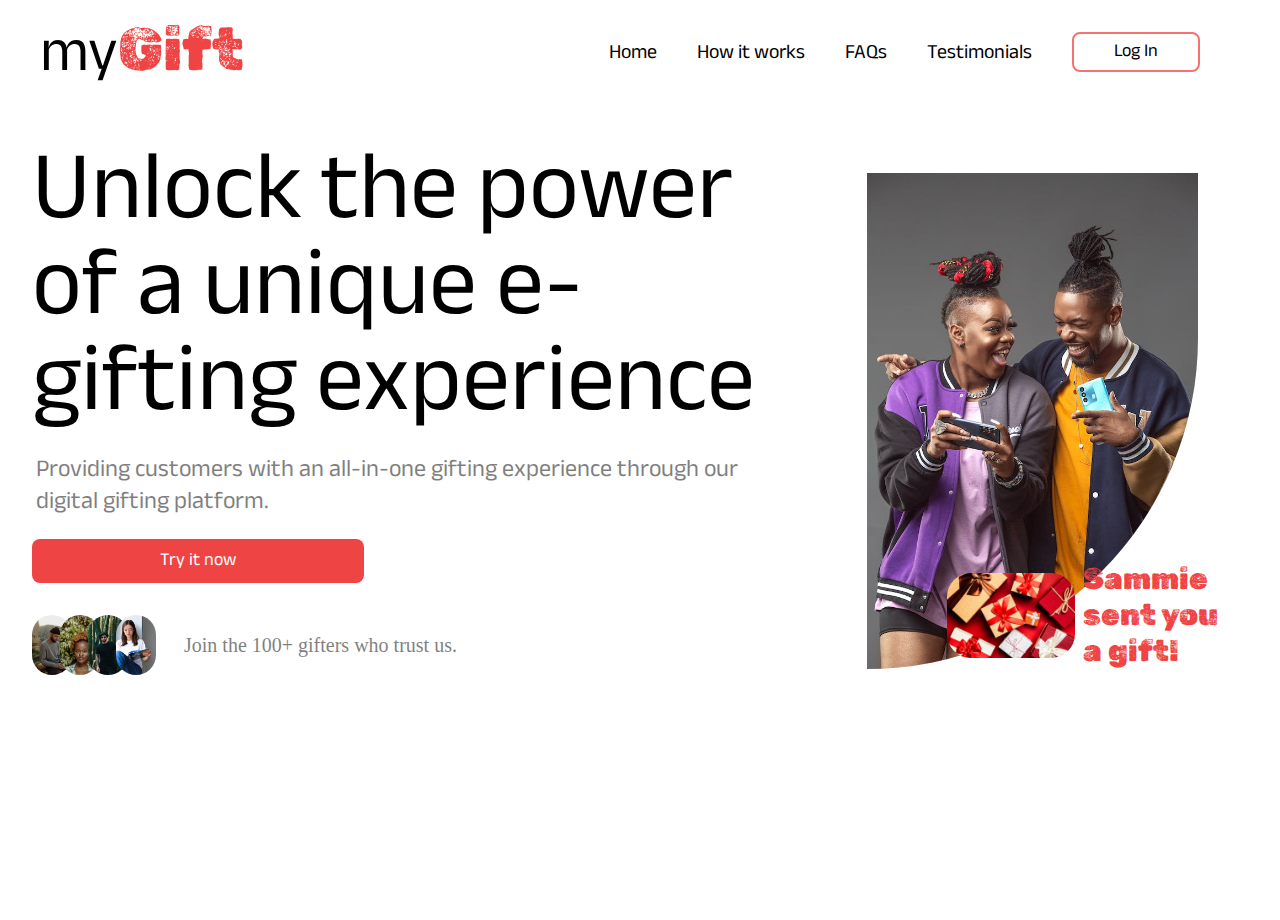
<file: index.html>
<!DOCTYPE html>
<html lang="en">
<head>
    <meta charset="UTF-8">
    <meta http-equiv="X-UA-Compatible" content="IE=edge">
    <meta name="viewport" content="width=device-width, initial-scale=1.0">
    <link rel="icon" type="image/x-icon" href="./images/gift.jpg">
    <link rel="stylesheet" href="./public/output.css">
    <title>MyGift</title>
</head>
<body class="h-screen bg-white mr-5">
    <!--navbar-->
    <div class="container mx-auto md:my-5 mb-10 md:mb-0 ">
        <nav class="md:flex md:justify-between md:items-center md:mx-10">
            <div class="logo">
                <a href="./index.html"><h1 class="font-body text-6xl text-center md:text-left my-5 md:my-0 cursor-pointer">my<span class="font-head text-red-500">Gift</span></h1></a>
            </div>
            <div class="menu">
                <ul class=" font-body md:flex">
                    <li class="mx-5 text-2xl md:text-xl my-2"><a class="hover:text-red-500" href="./index.html">Home</a></li>
                    <li class="mx-5 text-2xl md:text-xl my-2"><a class="hover:text-red-500" href="./how it works.html">How it works</a></li>
                    <li class="mx-5 text-2xl md:text-xl my-2"><a class="hover:text-red-500" href="./FAQs.html">FAQs</a></li>
                    <li class="mx-5 text-2xl md:text-xl my-2"><a class="hover:text-red-500" href="./testimonials.html">Testimonials</a></li>

                    <a href="./login.html"><button class="border-red-400 border-solid border-2 md:px-10 md:py-1 md:mx-5 w-full md:w-fit mr-6 ml-3 rounded-lg text-lg py-2 hover:bg-red-500 ease-in duration-500 ">Log In</button></a>
                </ul>
            </div>
        </nav>

    </div>
    <div class="container mx-auto md:my-10">
        <div class="main md:grid md:grid-cols-3 md:ml-8 md:mr-8 md:gap-14 items-center flex flex-col-reverse ml-5 ">
            <div class="left-col font-body text-lg ml-7 md:ml-0 col-span-2 mt-5 mb-10 ">
                <h2 class="md:text-8xl text-3xl text-center md:text-left mb-5">Unlock the power of a unique e-gifting experience</h2>
                <p class="md:text-2xl text-lg ml-1 opacity-50 mb-5">Providing customers with an all-in-one gifting  experience through our <br>digital gifting platform.</p>
                <button class="bg-red-500 text-center md:px-32 md:py-2 text-white mb-8 rounded-lg w-full md:w-fit py-3 ease-in duration-500 hover:py-4">Try it now</button>
                <div class="av flex items-center">
                <img class="md:w-10 w-7 -mr-3 rounded-full" src="./images/av4.jpeg" alt="">
                <img class="md:w-10 w-7 -mr-3 rounded-full"  src="./images/av2.jpg" alt="">
                <img class="md:w-10 w-7 -mr-3 rounded-full"  src="./images/av3.jpeg" alt="">
                <img class="md:w-10 w-7  md:mr-7 mr-3  rounded-full"  src="./images/av1.jpeg" alt="">
                <p class="md:text-xl text-sm opacity-50 font-serif">Join the 100+ gifters who trust us.</p>
                </div>
            </div>
            <div class="right-col relative mb-10 md:mb-0">
                <img class="md:w-11/12 relative ml-3 md:ml-0  rounded-br-full" src="./images/homepage.jpeg" alt="">
                <div class="text absolute bottom-0 md:left-20 left-28 flex items-center">
                    <img class="md:w-32 w-20 rounded-3xl mr-2" src="./images/gift.jpeg" alt="">
                    <p class=" text-red-500 font-head md:text-3xl ease-in duration-500 hover:shadow-2xl cursor-pointer">Sammie sent you a gift!</p>
                </div>
            </div>
            </div>
        </div>
    </div>
</body>
</html>
</file>
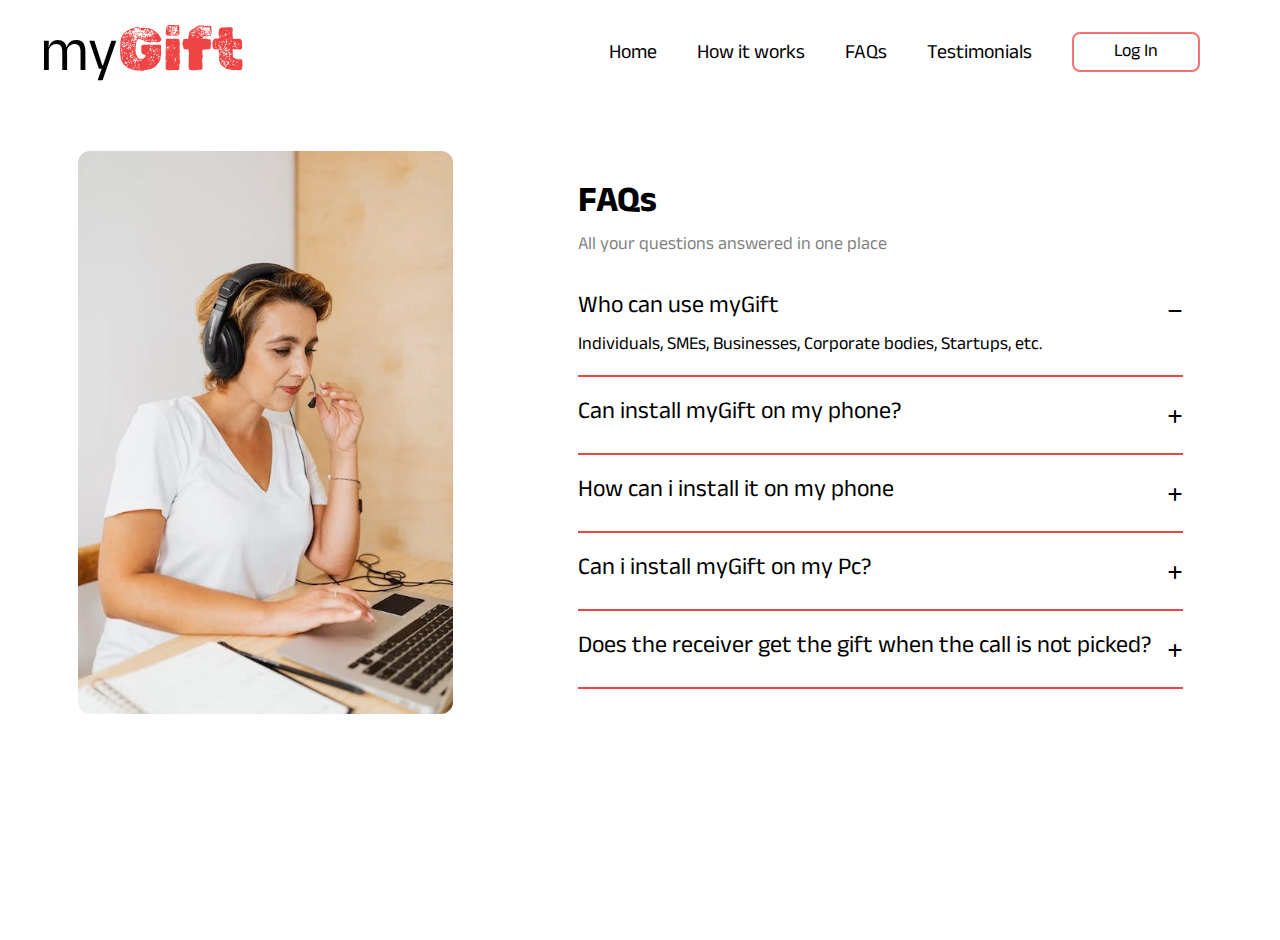
<file: FAQs.html>
<!DOCTYPE html>
<html lang="en">
<head>
    <meta charset="UTF-8">
    <meta http-equiv="X-UA-Compatible" content="IE=edge">
    <meta name="viewport" content="width=device-width, initial-scale=1.0">
    <link rel="icon" type="image/x-icon" href="./images/gift.jpg">
    <link rel="stylesheet" href="./public/output.css">
    <link rel="stylesheet" href="https://cdnjs.cloudflare.com/ajax/libs/font-awesome/6.1.1/css/all.min.css" />
    <title>MyGift</title>
</head>
<body class="h-screen bg-white mr-5 mb-5">
    <!--navbar-->
    <div class="container mx-auto md:my-5 mb-10 md:mb-0 ">
        <nav class="md:flex md:justify-between md:items-center md:mx-10">
            <div class="logo">
                <a href="./index.html"><h1 class="font-body text-6xl text-center md:text-left my-5 md:my-0 cursor-pointer">my<span class="font-head text-red-500">Gift</span></h1></a>
            </div>
            <div class="menu">
                <ul class=" font-body md:flex">
                    <li class="mx-5 text-2xl md:text-xl my-2"><a class="hover:text-red-500" href="./index.html">Home</a></li>
                    <li class="mx-5 text-2xl md:text-xl my-2"><a class="hover:text-red-500" href="./how it works.html">How it works</a></li>
                    <li class="mx-5 text-2xl md:text-xl my-2"><a class="hover:text-red-500" href="./FAQs.html">FAQs</a></li>
                    <li class="mx-5 text-2xl md:text-xl my-2"><a class="hover:text-red-500" href="./testimonials.html">Testimonials</a></li>

                    <a href="./login.html"><button class="border-red-400 border-solid border-2 md:px-10 md:py-1 md:mx-5 w-full md:w-fit mr-6 ml-3 rounded-lg text-lg py-2 hover:bg-red-500 ease-in duration-500 ">Log In</button></a>
                </ul>
            </div>
        </nav>
        
        <div class="container mx-auto">
            <main class="flex justify-center mt-16 flex-col md:flex-row mb-10 ml-5 md:ml-0">
                <div class="left">
                    <img class="md:w-3/4 rounded-xl" src="./images/faqs.webp" alt="">
                </div>
                <div class="right mt-8 leading-4">
                    <div class="t1 mb-8">
                        <h2 class="font-body text-4xl font-bold mb-2">FAQs</h2>
                    <p class="font-body text-lg opacity-50">All your questions answered in one place</p>
                    </div>
                    <div class="t2 mb-5">
                        <div class="flex items-center justify-between">
                            <h3 class="font-body text-2xl mb-2 ">Who can use myGift</h3><i class="fa fa-minus cursor-pointer" aria-hidden="true"></i>
                        </div>
                        <p class="font-body text-lg border-b-2 border-red-500 pb-4">Individuals, SMEs, Businesses, Corporate bodies, Startups, etc.</p>
                    </div>
                    <div class="t3 mb-5">
                        <div class="flex items-center justify-between">
                            <h3 class="font-body text-2xl mb-2 ">Can install myGift on my phone?</h3><i class="fa fa-plus cursor-pointer" aria-hidden="true"></i>
                        </div>
                        <div class="border-b-2 border-red-500 pb-4"></div>
                    </div>
                    <div class="t4 mb-5">
                        <div class="flex items-center justify-between">
                            <h3 class="font-body text-2xl mb-2 ">How can i install it on my phone</h3><i class="fa fa-plus cursor-pointer" aria-hidden="true"></i>
                        </div>
                        <div class="border-b-2 border-red-500 pb-4"></div>
                    </div>
                    <div class="t5 mb-5">
                        <div class="flex items-center justify-between">
                            <h3 class="font-body text-2xl mb-2 ">Can i install myGift on my Pc?</h3><i class="fa fa-plus cursor-pointer" aria-hidden="true"></i>
                        </div>
                        <div class="border-b-2 border-red-500 pb-4"></div>
                    </div>
                   <div class="t6 mb-5">
                    <div class="flex items-center justify-between">
                        <h3 class="font-body text-2xl mb-2 mr-4 ">Does the receiver get the gift when the call is not picked?</h3><i class="fa fa-plus cursor-pointer" aria-hidden="true"></i>
                    </div>
                    <div class="border-b-2 border-red-500 pb-4"></div>
                   </div>
                </div>
            </main>
        </div>
</body>
</html>
</file>
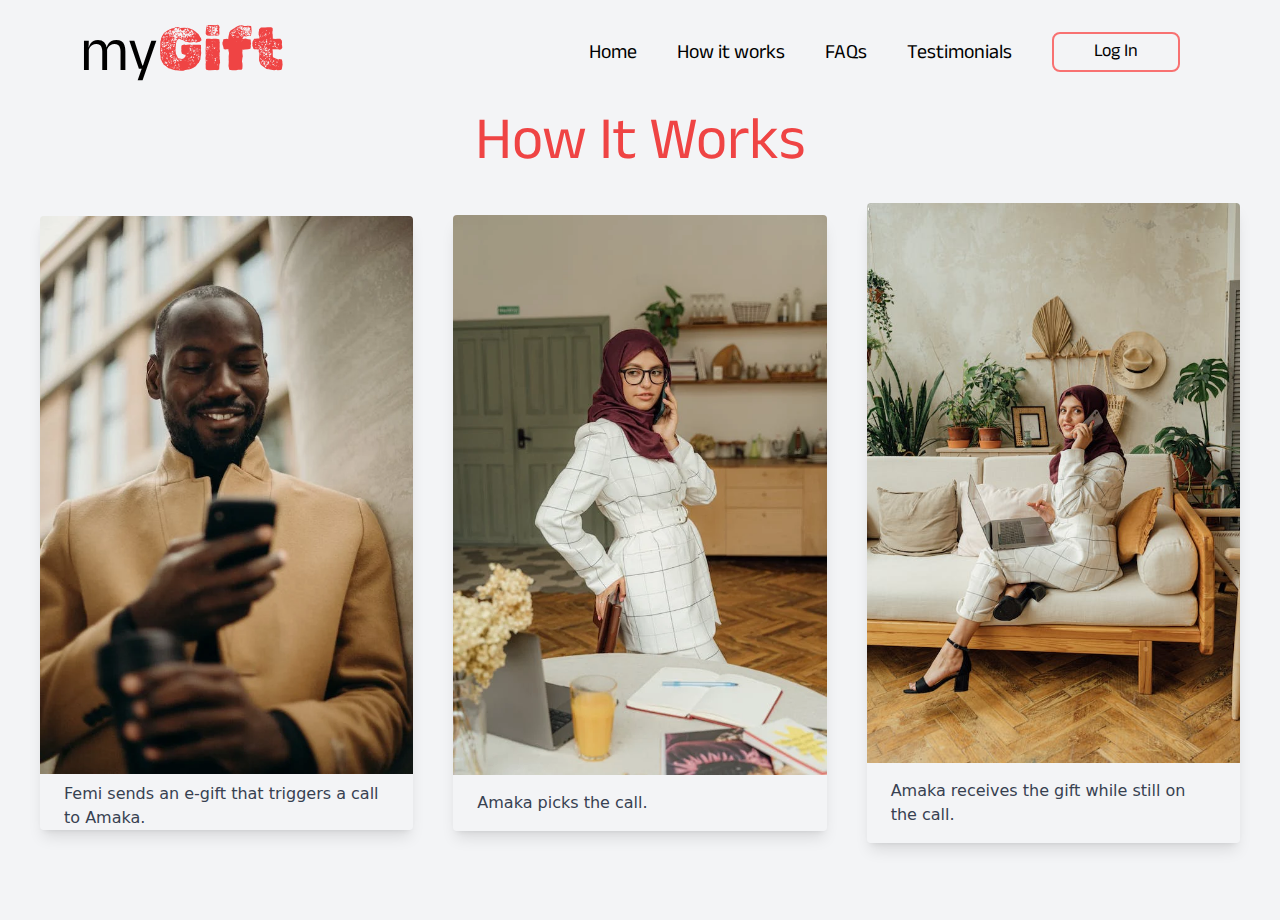
<file: how it works.html>
<!DOCTYPE html>
<html lang="en">
<head>
    <meta charset="UTF-8">
    <meta http-equiv="X-UA-Compatible" content="IE=edge">
    <meta name="viewport" content="width=device-width, initial-scale=1.0">
    <link rel="icon" type="image/x-icon" href="./images/gift.jpg">
    <link rel="stylesheet" href="./public/output.css">
    <title>MyGift</title>
</head>
<body class="h-screen bg-gray-100 mr-5 md:mx-10">
    <!--navbar-->
    <div class="container mx-auto md:my-5 mb-10 md:mb-0 ">
        <nav class="md:flex md:justify-between md:items-center md:mx-10">
            <div class="logo">
                <a href="./index.html"><h1 class="font-body text-6xl text-center md:text-left my-5 md:my-0 cursor-pointer">my<span class="font-head text-red-500">Gift</span></h1></a>
            </div>
            <div class="menu">
                <ul class=" font-body md:flex">
                    <li class="mx-5 text-2xl md:text-xl my-2"><a class="hover:text-red-500" href="./index.html">Home</a></li>
                    <li class="mx-5 text-2xl md:text-xl my-2"><a class="hover:text-red-500" href="./how it works.html">How it works</a></li>
                    <li class="mx-5 text-2xl md:text-xl my-2"><a class="hover:text-red-500" href="./FAQs.html">FAQs</a></li>
                    <li class="mx-5 text-2xl md:text-xl my-2"><a class="hover:text-red-500" href="./testimonials.html">Testimonials</a></li>

                    <a href="./login.html"><button class="border-red-400 border-solid border-2 md:px-10 md:py-1 md:mx-5 w-full md:w-fit mr-6 ml-3 rounded-lg text-lg py-2 hover:bg-red-500 ease-in duration-500 ">Log In</button></a>
                </ul>
            </div>
        </nav>

        <div class="container mx-auto">
            <div class="main">
                <h1 class="my-7 font-body text-6xl text-center text-red-500 ">How It Works</h1>
                <div class="boxes flex flex-col md:flex-row items-center justify-center gap-10 ml-8 md:ml-0">
                    <div class="max-w-sm rounded overflow-hidden shadow-lg ">
                        <img class="w-full" src="./images/femi.webp" alt="">
                        <div class="px-6 py-4 md:pt-2 md:py-0">
                          <p class="text-gray-700 text-base">Femi sends an e-gift that triggers a call to Amaka.</p>
                        </div>
                    </div>
                    <div class="max-w-sm rounded overflow-hidden shadow-lg">
                        <img class="w-full" src="./images/pick call.webp" alt="">
                        <div class="px-6 py-4">
                          <p class="text-gray-700 text-base">Amaka picks the call.</p>
                        </div>
                    </div>
                    <div class="max-w-sm rounded overflow-hidden shadow-lg mb-10 md:mb-0">
                        <img class="w-full" src="./images/receive gift.jpeg" alt="">
                        <div class="px-6 py-4">
                          <p class="text-gray-700 text-base">Amaka receives the gift while still on the call.</p>
                        </div>
                    </div>
                </div>
         </div>
        </div>
    
</body>
</html>
</file>
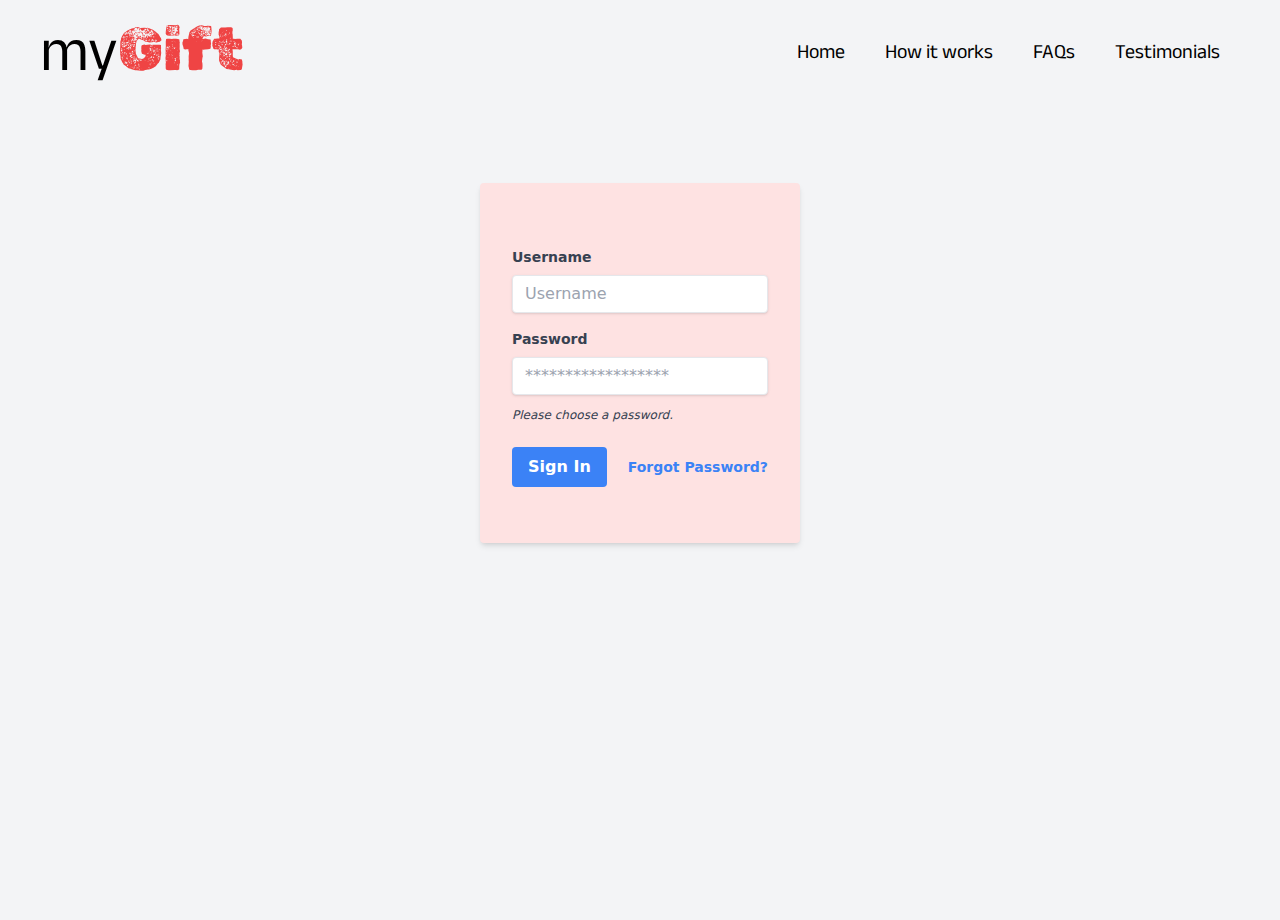
<file: login.html>
<!DOCTYPE html>
<html lang="en">
<head>
    <meta charset="UTF-8">
    <meta http-equiv="X-UA-Compatible" content="IE=edge">
    <meta name="viewport" content="width=device-width, initial-scale=1.0">
    <link rel="icon" type="image/x-icon" href="./images/gift.jpg">
    <link rel="stylesheet" href="./public/output.css">
    <title>MyGift</title>
</head>
<body class="h-screen bg-gray-100">
    <!--navbar-->
    <div class="container mx-auto md:my-5 mb-10 md:mb-0 ">
        <nav class="md:flex md:justify-between md:items-center md:mx-10">
            <div class="logo">
                <a href="./index.html"><h1 class="font-body text-6xl text-center md:text-left my-5 md:my-0 cursor-pointer">my<span class="font-head text-red-500">Gift</span></h1></a>
            </div>
            <div class="menu">
                <ul class=" font-body md:flex">
                    <li class="mx-5 text-2xl md:text-xl my-2"><a class="hover:text-red-500" href="./index.html">Home</a></li>
                    <li class="mx-5 text-2xl md:text-xl my-2"><a class="hover:text-red-500" href="./how it works.html">How it works</a></li>
                    <li class="mx-5 text-2xl md:text-xl my-2"><a class="hover:text-red-500" href="./FAQs.html">FAQs</a></li>
                    <li class="mx-5 text-2xl md:text-xl my-2"><a class="hover:text-red-500" href="./testimonials.html">Testimonials</a></li>

                </ul>
            </div>
        </nav>

    <div class="container mx-auto flex justify-center">
        <div class="w-full max-w-xs ">
            <form class="bg-red-100 shadow-md rounded px-8 pt-16 pb-14 mb-20 mt-24">
              <div class="mb-4">
                <label class="block text-gray-700 text-sm font-bold mb-2" for="username">
                  Username
                </label>
                <input class="shadow appearance-none border rounded w-full py-2 px-3 text-gray-700 leading-tight focus:outline-none focus:shadow-outline" id="username" type="text" placeholder="Username">
              </div>
              <div class="mb-6">
                <label class="block text-gray-700 text-sm font-bold mb-2" for="password">
                  Password
                </label>
                <input class="shadow appearance-none border  rounded w-full py-2 px-3 text-gray-700 mb-3 leading-tight focus:outline-none focus:shadow-outline" id="password" type="password" placeholder="******************">
                <p class="text-gray-700 text-xs italic">Please choose a password.</p>
              </div>
              <div class="flex items-center justify-between">
                <button class="bg-blue-500 hover:bg-blue-700 text-white font-bold py-2 px-4 rounded focus:outline-none focus:shadow-outline" type="button">
                  Sign In
                </button>
                <a class="inline-block align-baseline font-bold text-sm text-blue-500 hover:text-blue-800" href="#">
                  Forgot Password?
                </a>
              </div>
            </form>
    </div>
</body>
</html>
</file>
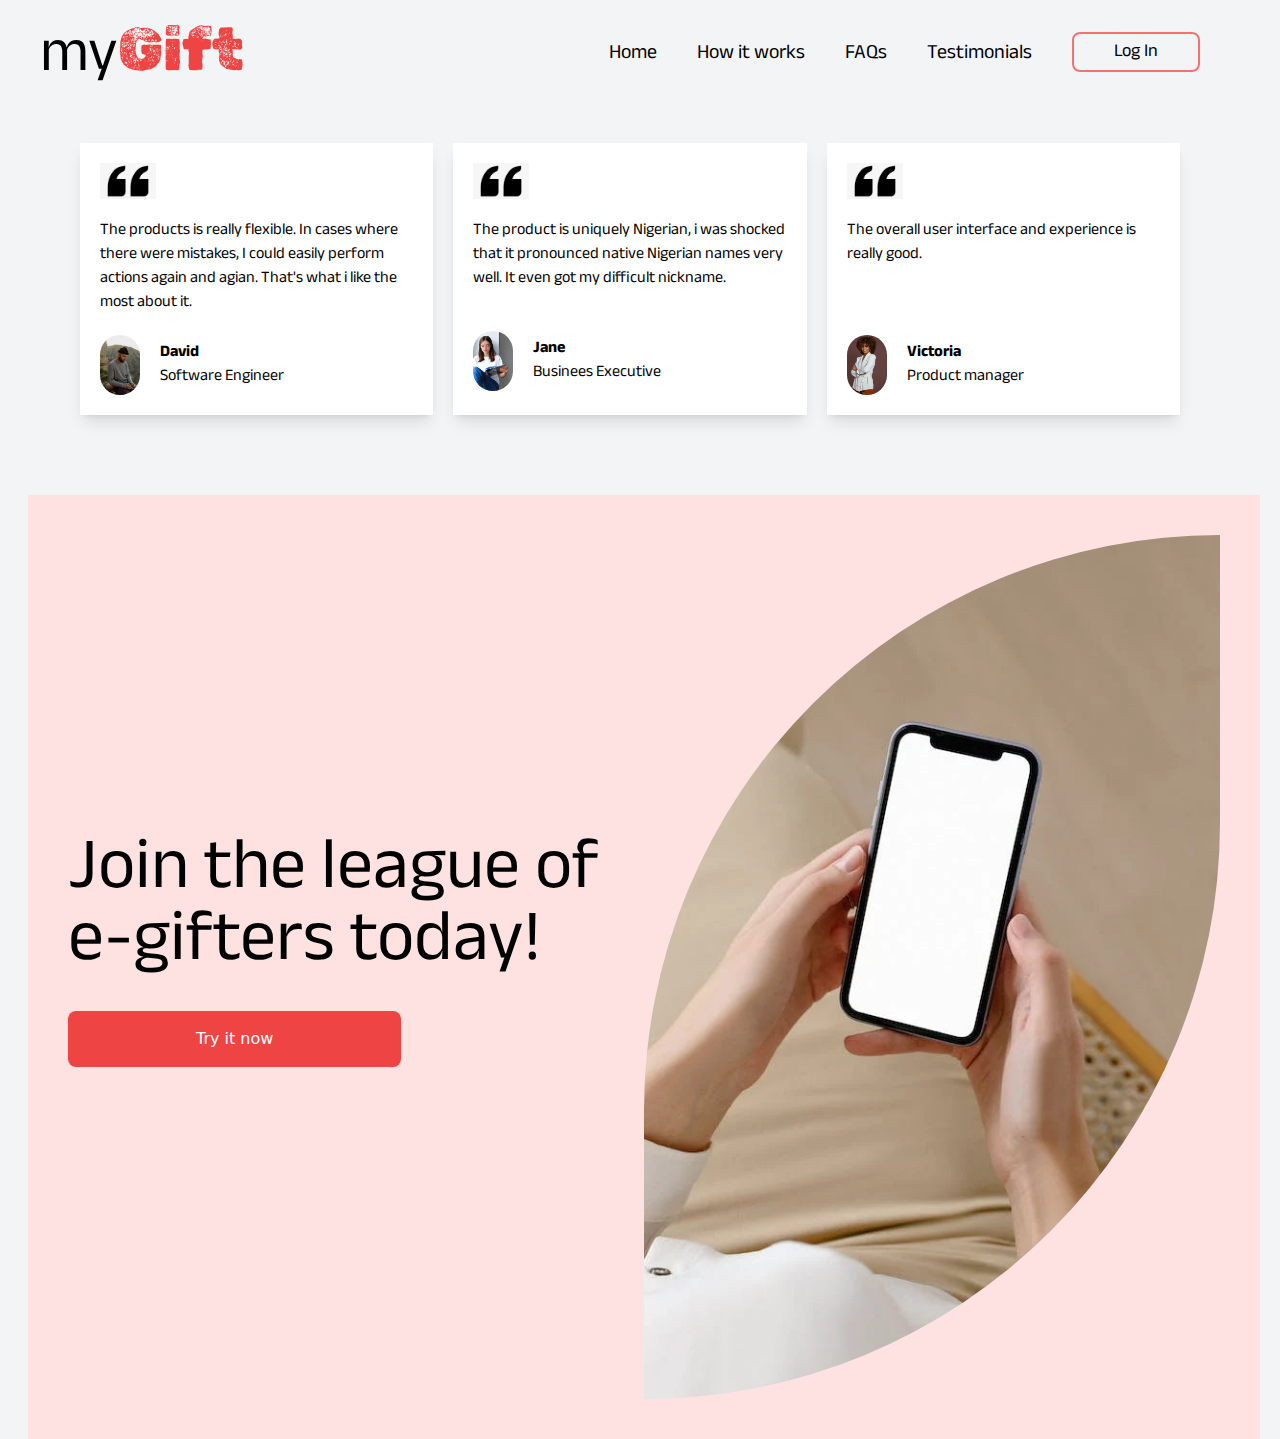
<file: testimonials.html>
<!DOCTYPE html>
<html lang="en">
<head>
    <meta charset="UTF-8">
    <meta http-equiv="X-UA-Compatible" content="IE=edge">
    <meta name="viewport" content="width=device-width, initial-scale=1.0">
    <link rel="stylesheet" href="./public/output.css">
    <title>MyGift</title>
</head>
<body class="h-screen bg-gray-100 mr-5">
    <!--navbar-->
    <div class="container mx-auto md:my-5 mb-10 md:mb-0 ">
        <nav class="md:flex md:justify-between md:items-center md:mx-10">
            <div class="logo">
                <a href="./index.html"><h1 class="font-body text-6xl text-center md:text-left my-5 md:my-0 cursor-pointer">my<span class="font-head text-red-500">Gift</span></h1></a>
            </div>
            <div class="menu">
                <ul class=" font-body md:flex">
                    <li class="mx-5 text-2xl md:text-xl my-2"><a class="hover:text-red-500" href="./index.html">Home</a></li>
                    <li class="mx-5 text-2xl md:text-xl my-2"><a class="hover:text-red-500" href="./how it works.html">How it works</a></li>
                    <li class="mx-5 text-2xl md:text-xl my-2"><a class="hover:text-red-500" href="./FAQs.html">FAQs</a></li>
                    <li class="mx-5 text-2xl md:text-xl my-2"><a class="hover:text-red-500" href="./testimonials.html">Testimonials</a></li>

                    <a href="./login.html"><button class="border-red-400 border-solid border-2 md:px-10 md:py-1 md:mx-5 w-full md:w-fit mr-6 ml-3 rounded-lg text-lg py-2 hover:bg-red-500 ease-in duration-500 ">Log In</button></a>
                </ul>
            </div>
        </nav>

        <div class="container mx-auto">
            <div class="main mt-14 grid md:grid-cols-3 mx-20  gap-5">
                <div class="box1 bg-white p-10 md:p-5 mb-10 shadow-lg">
                    <img class="w-14" src="./images/testimonial.png" alt="">
                    <p class="font-body my-5">The products is really flexible. In cases where there were mistakes, I could easily perform actions again and agian. That's what i like the most about it.</p>
                    <div class="flex items-center">
                        <img class="w-14 md:w-10 rounded-full mr-5" src="./images/t1.jpeg" alt="">
                        <div class="font-body">
                            <h5 class="font-bold">David</h5>
                            <p>Software Engineer</p>
                        </div>
                    </div>
                </div>
                
                <div class="box2 bg-white p-10 md:p-5 mb-10 shadow-lg">
                    <img class="w-14" src="./images/testimonial.png" alt="">
                    <p class="font-body my-5 mb-10">The product is uniquely Nigerian, i was shocked that it pronounced native Nigerian names very well. It even got my difficult nickname.</p>
                    <div class="flex items-center ">
                        <img class="w-14 md:w-10 rounded-full mr-5" src="./images/t5.jpeg" alt="">
                        <div class="font-body">
                            <h5 class="font-bold">Jane</h5>
                            <p>Businees Executive</p>
                        </div>
                    </div>
                </div>

                <div class="box3 bg-white p-5 mb-10 shadow-lg">
                            <img class="w-14" src="./images/testimonial.png" alt="">
                            <p class="font-body my-5 pb-12">The overall user interface and experience is really good.</p>
                            <div class="flex items-center">
                                <img class="w-14 md:w-10 rounded-full mr-5" src="./images/t3.webp" alt="">
                                <div class="font-body">
                                    <h5 class="font-bold">Victoria</h5>
                                    <p>Product manager</p>
                                </div>
                            </div>
                </div>
            </div>
        </div>

        <section class="bg-red-100 mt-10 md:ml-7">
            <div class="container mx-auto p-10">
                <div class="main grid md:grid-cols-2 items-center">
                    <div class="left">
                        <h1 class="font-body text-3xl md:text-7xl mb-8">Join the league of e-gifters today!</h1>
                        <button class="bg-red-500 text-center md:px-32 md:py-4 text-white mb-8 rounded-lg w-full md:w-fit py-3 ease-in duration-500 hover:py-4">Try it now</button>
                    </div>
                    <div class="right">
                        <img class="rounded-br-full rounded-tl-full" src="./images/last.jpg" alt="">
                    </div>
                </div>
            </div>
        </section>

    
</body>
</html>
</file>
<file: public/output.css>
@import url('https://fonts.googleapis.com/css2?family=Anek+Gujarati:wght@100;200;300;400;500;600;700;800&display=swap');

@import url('https://fonts.googleapis.com/css2?family=Rubik+Dirt&display=swap');

/*
! tailwindcss v3.2.7 | MIT License | https://tailwindcss.com
*/

/*
1. Prevent padding and border from affecting element width. (https://github.com/mozdevs/cssremedy/issues/4)
2. Allow adding a border to an element by just adding a border-width. (https://github.com/tailwindcss/tailwindcss/pull/116)
*/

*,
::before,
::after {
  box-sizing: border-box;
  /* 1 */
  border-width: 0;
  /* 2 */
  border-style: solid;
  /* 2 */
  border-color: #e5e7eb;
  /* 2 */
}

::before,
::after {
  --tw-content: '';
}

/*
1. Use a consistent sensible line-height in all browsers.
2. Prevent adjustments of font size after orientation changes in iOS.
3. Use a more readable tab size.
4. Use the user's configured `sans` font-family by default.
5. Use the user's configured `sans` font-feature-settings by default.
*/

html {
  line-height: 1.5;
  /* 1 */
  -webkit-text-size-adjust: 100%;
  /* 2 */
  -moz-tab-size: 4;
  /* 3 */
  -o-tab-size: 4;
     tab-size: 4;
  /* 3 */
  font-family: ui-sans-serif, system-ui, -apple-system, BlinkMacSystemFont, "Segoe UI", Roboto, "Helvetica Neue", Arial, "Noto Sans", sans-serif, "Apple Color Emoji", "Segoe UI Emoji", "Segoe UI Symbol", "Noto Color Emoji";
  /* 4 */
  font-feature-settings: normal;
  /* 5 */
}

/*
1. Remove the margin in all browsers.
2. Inherit line-height from `html` so users can set them as a class directly on the `html` element.
*/

body {
  margin: 0;
  /* 1 */
  line-height: inherit;
  /* 2 */
}

/*
1. Add the correct height in Firefox.
2. Correct the inheritance of border color in Firefox. (https://bugzilla.mozilla.org/show_bug.cgi?id=190655)
3. Ensure horizontal rules are visible by default.
*/

hr {
  height: 0;
  /* 1 */
  color: inherit;
  /* 2 */
  border-top-width: 1px;
  /* 3 */
}

/*
Add the correct text decoration in Chrome, Edge, and Safari.
*/

abbr:where([title]) {
  -webkit-text-decoration: underline dotted;
          text-decoration: underline dotted;
}

/*
Remove the default font size and weight for headings.
*/

h1,
h2,
h3,
h4,
h5,
h6 {
  font-size: inherit;
  font-weight: inherit;
}

/*
Reset links to optimize for opt-in styling instead of opt-out.
*/

a {
  color: inherit;
  text-decoration: inherit;
}

/*
Add the correct font weight in Edge and Safari.
*/

b,
strong {
  font-weight: bolder;
}

/*
1. Use the user's configured `mono` font family by default.
2. Correct the odd `em` font sizing in all browsers.
*/

code,
kbd,
samp,
pre {
  font-family: ui-monospace, SFMono-Regular, Menlo, Monaco, Consolas, "Liberation Mono", "Courier New", monospace;
  /* 1 */
  font-size: 1em;
  /* 2 */
}

/*
Add the correct font size in all browsers.
*/

small {
  font-size: 80%;
}

/*
Prevent `sub` and `sup` elements from affecting the line height in all browsers.
*/

sub,
sup {
  font-size: 75%;
  line-height: 0;
  position: relative;
  vertical-align: baseline;
}

sub {
  bottom: -0.25em;
}

sup {
  top: -0.5em;
}

/*
1. Remove text indentation from table contents in Chrome and Safari. (https://bugs.chromium.org/p/chromium/issues/detail?id=999088, https://bugs.webkit.org/show_bug.cgi?id=201297)
2. Correct table border color inheritance in all Chrome and Safari. (https://bugs.chromium.org/p/chromium/issues/detail?id=935729, https://bugs.webkit.org/show_bug.cgi?id=195016)
3. Remove gaps between table borders by default.
*/

table {
  text-indent: 0;
  /* 1 */
  border-color: inherit;
  /* 2 */
  border-collapse: collapse;
  /* 3 */
}

/*
1. Change the font styles in all browsers.
2. Remove the margin in Firefox and Safari.
3. Remove default padding in all browsers.
*/

button,
input,
optgroup,
select,
textarea {
  font-family: inherit;
  /* 1 */
  font-size: 100%;
  /* 1 */
  font-weight: inherit;
  /* 1 */
  line-height: inherit;
  /* 1 */
  color: inherit;
  /* 1 */
  margin: 0;
  /* 2 */
  padding: 0;
  /* 3 */
}

/*
Remove the inheritance of text transform in Edge and Firefox.
*/

button,
select {
  text-transform: none;
}

/*
1. Correct the inability to style clickable types in iOS and Safari.
2. Remove default button styles.
*/

button,
[type='button'],
[type='reset'],
[type='submit'] {
  -webkit-appearance: button;
  /* 1 */
  background-color: transparent;
  /* 2 */
  background-image: none;
  /* 2 */
}

/*
Use the modern Firefox focus style for all focusable elements.
*/

:-moz-focusring {
  outline: auto;
}

/*
Remove the additional `:invalid` styles in Firefox. (https://github.com/mozilla/gecko-dev/blob/2f9eacd9d3d995c937b4251a5557d95d494c9be1/layout/style/res/forms.css#L728-L737)
*/

:-moz-ui-invalid {
  box-shadow: none;
}

/*
Add the correct vertical alignment in Chrome and Firefox.
*/

progress {
  vertical-align: baseline;
}

/*
Correct the cursor style of increment and decrement buttons in Safari.
*/

::-webkit-inner-spin-button,
::-webkit-outer-spin-button {
  height: auto;
}

/*
1. Correct the odd appearance in Chrome and Safari.
2. Correct the outline style in Safari.
*/

[type='search'] {
  -webkit-appearance: textfield;
  /* 1 */
  outline-offset: -2px;
  /* 2 */
}

/*
Remove the inner padding in Chrome and Safari on macOS.
*/

::-webkit-search-decoration {
  -webkit-appearance: none;
}

/*
1. Correct the inability to style clickable types in iOS and Safari.
2. Change font properties to `inherit` in Safari.
*/

::-webkit-file-upload-button {
  -webkit-appearance: button;
  /* 1 */
  font: inherit;
  /* 2 */
}

/*
Add the correct display in Chrome and Safari.
*/

summary {
  display: list-item;
}

/*
Removes the default spacing and border for appropriate elements.
*/

blockquote,
dl,
dd,
h1,
h2,
h3,
h4,
h5,
h6,
hr,
figure,
p,
pre {
  margin: 0;
}

fieldset {
  margin: 0;
  padding: 0;
}

legend {
  padding: 0;
}

ol,
ul,
menu {
  list-style: none;
  margin: 0;
  padding: 0;
}

/*
Prevent resizing textareas horizontally by default.
*/

textarea {
  resize: vertical;
}

/*
1. Reset the default placeholder opacity in Firefox. (https://github.com/tailwindlabs/tailwindcss/issues/3300)
2. Set the default placeholder color to the user's configured gray 400 color.
*/

input::-moz-placeholder, textarea::-moz-placeholder {
  opacity: 1;
  /* 1 */
  color: #9ca3af;
  /* 2 */
}

input::placeholder,
textarea::placeholder {
  opacity: 1;
  /* 1 */
  color: #9ca3af;
  /* 2 */
}

/*
Set the default cursor for buttons.
*/

button,
[role="button"] {
  cursor: pointer;
}

/*
Make sure disabled buttons don't get the pointer cursor.
*/

:disabled {
  cursor: default;
}

/*
1. Make replaced elements `display: block` by default. (https://github.com/mozdevs/cssremedy/issues/14)
2. Add `vertical-align: middle` to align replaced elements more sensibly by default. (https://github.com/jensimmons/cssremedy/issues/14#issuecomment-634934210)
   This can trigger a poorly considered lint error in some tools but is included by design.
*/

img,
svg,
video,
canvas,
audio,
iframe,
embed,
object {
  display: block;
  /* 1 */
  vertical-align: middle;
  /* 2 */
}

/*
Constrain images and videos to the parent width and preserve their intrinsic aspect ratio. (https://github.com/mozdevs/cssremedy/issues/14)
*/

img,
video {
  max-width: 100%;
  height: auto;
}

/* Make elements with the HTML hidden attribute stay hidden by default */

[hidden] {
  display: none;
}

*, ::before, ::after{
  --tw-border-spacing-x: 0;
  --tw-border-spacing-y: 0;
  --tw-translate-x: 0;
  --tw-translate-y: 0;
  --tw-rotate: 0;
  --tw-skew-x: 0;
  --tw-skew-y: 0;
  --tw-scale-x: 1;
  --tw-scale-y: 1;
  --tw-pan-x:  ;
  --tw-pan-y:  ;
  --tw-pinch-zoom:  ;
  --tw-scroll-snap-strictness: proximity;
  --tw-ordinal:  ;
  --tw-slashed-zero:  ;
  --tw-numeric-figure:  ;
  --tw-numeric-spacing:  ;
  --tw-numeric-fraction:  ;
  --tw-ring-inset:  ;
  --tw-ring-offset-width: 0px;
  --tw-ring-offset-color: #fff;
  --tw-ring-color: rgb(59 130 246 / 0.5);
  --tw-ring-offset-shadow: 0 0 #0000;
  --tw-ring-shadow: 0 0 #0000;
  --tw-shadow: 0 0 #0000;
  --tw-shadow-colored: 0 0 #0000;
  --tw-blur:  ;
  --tw-brightness:  ;
  --tw-contrast:  ;
  --tw-grayscale:  ;
  --tw-hue-rotate:  ;
  --tw-invert:  ;
  --tw-saturate:  ;
  --tw-sepia:  ;
  --tw-drop-shadow:  ;
  --tw-backdrop-blur:  ;
  --tw-backdrop-brightness:  ;
  --tw-backdrop-contrast:  ;
  --tw-backdrop-grayscale:  ;
  --tw-backdrop-hue-rotate:  ;
  --tw-backdrop-invert:  ;
  --tw-backdrop-opacity:  ;
  --tw-backdrop-saturate:  ;
  --tw-backdrop-sepia:  ;
}

::backdrop{
  --tw-border-spacing-x: 0;
  --tw-border-spacing-y: 0;
  --tw-translate-x: 0;
  --tw-translate-y: 0;
  --tw-rotate: 0;
  --tw-skew-x: 0;
  --tw-skew-y: 0;
  --tw-scale-x: 1;
  --tw-scale-y: 1;
  --tw-pan-x:  ;
  --tw-pan-y:  ;
  --tw-pinch-zoom:  ;
  --tw-scroll-snap-strictness: proximity;
  --tw-ordinal:  ;
  --tw-slashed-zero:  ;
  --tw-numeric-figure:  ;
  --tw-numeric-spacing:  ;
  --tw-numeric-fraction:  ;
  --tw-ring-inset:  ;
  --tw-ring-offset-width: 0px;
  --tw-ring-offset-color: #fff;
  --tw-ring-color: rgb(59 130 246 / 0.5);
  --tw-ring-offset-shadow: 0 0 #0000;
  --tw-ring-shadow: 0 0 #0000;
  --tw-shadow: 0 0 #0000;
  --tw-shadow-colored: 0 0 #0000;
  --tw-blur:  ;
  --tw-brightness:  ;
  --tw-contrast:  ;
  --tw-grayscale:  ;
  --tw-hue-rotate:  ;
  --tw-invert:  ;
  --tw-saturate:  ;
  --tw-sepia:  ;
  --tw-drop-shadow:  ;
  --tw-backdrop-blur:  ;
  --tw-backdrop-brightness:  ;
  --tw-backdrop-contrast:  ;
  --tw-backdrop-grayscale:  ;
  --tw-backdrop-hue-rotate:  ;
  --tw-backdrop-invert:  ;
  --tw-backdrop-opacity:  ;
  --tw-backdrop-saturate:  ;
  --tw-backdrop-sepia:  ;
}

.container{
  width: 100%;
}

@media (min-width: 375px){
  .container{
    max-width: 375px;
  }
}

@media (min-width: 768px){
  .container{
    max-width: 768px;
  }
}

@media (min-width: 1024px){
  .container{
    max-width: 1024px;
  }
}

@media (min-width: 1280px){
  .container{
    max-width: 1280px;
  }
}

@media (min-width: 1536px){
  .container{
    max-width: 1536px;
  }
}

.absolute{
  position: absolute;
}

.relative{
  position: relative;
}

.top-4{
  top: 1rem;
}

.bottom-0{
  bottom: 0px;
}

.left-44{
  left: 11rem;
}

.bottom-5{
  bottom: 1.25rem;
}

.bottom-3{
  bottom: 0.75rem;
}

.bottom-1{
  bottom: 0.25rem;
}

.left-36{
  left: 9rem;
}

.left-32{
  left: 8rem;
}

.left-28{
  left: 7rem;
}

.left-20{
  left: 5rem;
}

.left-24{
  left: 6rem;
}

.col-span-2{
  grid-column: span 2 / span 2;
}

.float-right{
  float: right;
}

.m-10{
  margin: 2.5rem;
}

.mx-auto{
  margin-left: auto;
  margin-right: auto;
}

.my-10{
  margin-top: 2.5rem;
  margin-bottom: 2.5rem;
}

.my-5{
  margin-top: 1.25rem;
  margin-bottom: 1.25rem;
}

.mx-5{
  margin-left: 1.25rem;
  margin-right: 1.25rem;
}

.my-2{
  margin-top: 0.5rem;
  margin-bottom: 0.5rem;
}

.mx-7{
  margin-left: 1.75rem;
  margin-right: 1.75rem;
}

.mx-10{
  margin-left: 2.5rem;
  margin-right: 2.5rem;
}

.mx-4{
  margin-left: 1rem;
  margin-right: 1rem;
}

.mx-6{
  margin-left: 1.5rem;
  margin-right: 1.5rem;
}

.my-7{
  margin-top: 1.75rem;
  margin-bottom: 1.75rem;
}

.mx-20{
  margin-left: 5rem;
  margin-right: 5rem;
}

.ml-10{
  margin-left: 2.5rem;
}

.ml-4{
  margin-left: 1rem;
}

.ml-1{
  margin-left: 0.25rem;
}

.mb-5{
  margin-bottom: 1.25rem;
}

.mt-4{
  margin-top: 1rem;
}

.mt-5{
  margin-top: 1.25rem;
}

.mb-8{
  margin-bottom: 2rem;
}

.-mr-10{
  margin-right: -2.5rem;
}

.-mr-5{
  margin-right: -1.25rem;
}

.-mr-3{
  margin-right: -0.75rem;
}

.mr-7{
  margin-right: 1.75rem;
}

.mb-10{
  margin-bottom: 2.5rem;
}

.ml-5{
  margin-left: 1.25rem;
}

.ml-7{
  margin-left: 1.75rem;
}

.mr-3{
  margin-right: 0.75rem;
}

.ml-3{
  margin-left: 0.75rem;
}

.mb-7{
  margin-bottom: 1.75rem;
}

.mr-2{
  margin-right: 0.5rem;
}

.mb-2{
  margin-bottom: 0.5rem;
}

.mb-20{
  margin-bottom: 5rem;
}

.mt-3{
  margin-top: 0.75rem;
}

.mt-2{
  margin-top: 0.5rem;
}

.mt-1{
  margin-top: 0.25rem;
}

.ml-8{
  margin-left: 2rem;
}

.mt-10{
  margin-top: 2.5rem;
}

.mt-16{
  margin-top: 4rem;
}

.mt-8{
  margin-top: 2rem;
}

.mb-3{
  margin-bottom: 0.75rem;
}

.mr-4{
  margin-right: 1rem;
}

.mr-5{
  margin-right: 1.25rem;
}

.mt-14{
  margin-top: 3.5rem;
}

.mb-6{
  margin-bottom: 1.5rem;
}

.mb-4{
  margin-bottom: 1rem;
}

.mt-44{
  margin-top: 11rem;
}

.mt-24{
  margin-top: 6rem;
}

.block{
  display: block;
}

.inline-block{
  display: inline-block;
}

.inline{
  display: inline;
}

.flex{
  display: flex;
}

.grid{
  display: grid;
}

.h-screen{
  height: 100vh;
}

.h-5{
  height: 1.25rem;
}

.h-10{
  height: 2.5rem;
}

.h-fit{
  height: -moz-fit-content;
  height: fit-content;
}

.h-4\/5{
  height: 80%;
}

.h-min{
  height: -moz-min-content;
  height: min-content;
}

.h-96{
  height: 24rem;
}

.h-auto{
  height: auto;
}

.h-2\/4{
  height: 50%;
}

.h-3\/4{
  height: 75%;
}

.h-16{
  height: 4rem;
}

.h-1\/2{
  height: 50%;
}

.h-1\/3{
  height: 33.333333%;
}

.h-2\/5{
  height: 40%;
}

.h-3\/6{
  height: 50%;
}

.w-10{
  width: 2.5rem;
}

.w-14{
  width: 3.5rem;
}

.w-fit{
  width: -moz-fit-content;
  width: fit-content;
}

.w-9\/12{
  width: 75%;
}

.w-11\/12{
  width: 91.666667%;
}

.w-10\/12{
  width: 83.333333%;
}

.w-8{
  width: 2rem;
}

.w-11{
  width: 2.75rem;
}

.w-9{
  width: 2.25rem;
}

.w-7{
  width: 1.75rem;
}

.w-20{
  width: 5rem;
}

.w-full{
  width: 100%;
}

.w-32{
  width: 8rem;
}

.w-1\/3{
  width: 33.333333%;
}

.w-3\/4{
  width: 75%;
}

.w-screen{
  width: 100vw;
}

.w-16{
  width: 4rem;
}

.max-w-sm{
  max-width: 24rem;
}

.max-w-xs{
  max-width: 20rem;
}

.cursor-pointer{
  cursor: pointer;
}

.appearance-none{
  -webkit-appearance: none;
     -moz-appearance: none;
          appearance: none;
}

.grid-cols-2{
  grid-template-columns: repeat(2, minmax(0, 1fr));
}

.grid-cols-3{
  grid-template-columns: repeat(3, minmax(0, 1fr));
}

.grid-rows-2{
  grid-template-rows: repeat(2, minmax(0, 1fr));
}

.flex-row{
  flex-direction: row;
}

.flex-col{
  flex-direction: column;
}

.flex-col-reverse{
  flex-direction: column-reverse;
}

.items-center{
  align-items: center;
}

.justify-center{
  justify-content: center;
}

.justify-between{
  justify-content: space-between;
}

.justify-around{
  justify-content: space-around;
}

.gap-10{
  gap: 2.5rem;
}

.gap-28{
  gap: 7rem;
}

.gap-36{
  gap: 9rem;
}

.gap-14{
  gap: 3.5rem;
}

.gap-5{
  gap: 1.25rem;
}

.gap-20{
  gap: 5rem;
}

.overflow-hidden{
  overflow: hidden;
}

.rounded-lg{
  border-radius: 0.5rem;
}

.rounded-2xl{
  border-radius: 1rem;
}

.rounded-full{
  border-radius: 9999px;
}

.rounded-md{
  border-radius: 0.375rem;
}

.rounded-3xl{
  border-radius: 1.5rem;
}

.rounded{
  border-radius: 0.25rem;
}

.rounded-xl{
  border-radius: 0.75rem;
}

.rounded-b-lg{
  border-bottom-right-radius: 0.5rem;
  border-bottom-left-radius: 0.5rem;
}

.rounded-b-full{
  border-bottom-right-radius: 9999px;
  border-bottom-left-radius: 9999px;
}

.rounded-br-full{
  border-bottom-right-radius: 9999px;
}

.rounded-tr-full{
  border-top-right-radius: 9999px;
}

.rounded-tl-full{
  border-top-left-radius: 9999px;
}

.border-2{
  border-width: 2px;
}

.border-4{
  border-width: 4px;
}

.border{
  border-width: 1px;
}

.border-b-4{
  border-bottom-width: 4px;
}

.border-b-2{
  border-bottom-width: 2px;
}

.border-solid{
  border-style: solid;
}

.border-red-500{
  --tw-border-opacity: 1;
  border-color: rgb(239 68 68 / var(--tw-border-opacity));
}

.border-red-400{
  --tw-border-opacity: 1;
  border-color: rgb(248 113 113 / var(--tw-border-opacity));
}

.border-red-300{
  --tw-border-opacity: 1;
  border-color: rgb(252 165 165 / var(--tw-border-opacity));
}

.bg-gray-200{
  --tw-bg-opacity: 1;
  background-color: rgb(229 231 235 / var(--tw-bg-opacity));
}

.bg-gray-100{
  --tw-bg-opacity: 1;
  background-color: rgb(243 244 246 / var(--tw-bg-opacity));
}

.bg-red-500{
  --tw-bg-opacity: 1;
  background-color: rgb(239 68 68 / var(--tw-bg-opacity));
}

.bg-red-700{
  --tw-bg-opacity: 1;
  background-color: rgb(185 28 28 / var(--tw-bg-opacity));
}

.bg-red-600{
  --tw-bg-opacity: 1;
  background-color: rgb(220 38 38 / var(--tw-bg-opacity));
}

.bg-white{
  --tw-bg-opacity: 1;
  background-color: rgb(255 255 255 / var(--tw-bg-opacity));
}

.bg-red-400{
  --tw-bg-opacity: 1;
  background-color: rgb(248 113 113 / var(--tw-bg-opacity));
}

.bg-black{
  --tw-bg-opacity: 1;
  background-color: rgb(0 0 0 / var(--tw-bg-opacity));
}

.bg-amber-500{
  --tw-bg-opacity: 1;
  background-color: rgb(245 158 11 / var(--tw-bg-opacity));
}

.bg-red-100{
  --tw-bg-opacity: 1;
  background-color: rgb(254 226 226 / var(--tw-bg-opacity));
}

.bg-blue-500{
  --tw-bg-opacity: 1;
  background-color: rgb(59 130 246 / var(--tw-bg-opacity));
}

.p-10{
  padding: 2.5rem;
}

.p-5{
  padding: 1.25rem;
}

.p-20{
  padding: 5rem;
}

.py-3{
  padding-top: 0.75rem;
  padding-bottom: 0.75rem;
}

.py-2{
  padding-top: 0.5rem;
  padding-bottom: 0.5rem;
}

.px-5{
  padding-left: 1.25rem;
  padding-right: 1.25rem;
}

.px-1{
  padding-left: 0.25rem;
  padding-right: 0.25rem;
}

.py-1{
  padding-top: 0.25rem;
  padding-bottom: 0.25rem;
}

.px-8{
  padding-left: 2rem;
  padding-right: 2rem;
}

.px-10{
  padding-left: 2.5rem;
  padding-right: 2.5rem;
}

.px-20{
  padding-left: 5rem;
  padding-right: 5rem;
}

.py-4{
  padding-top: 1rem;
  padding-bottom: 1rem;
}

.px-32{
  padding-left: 8rem;
  padding-right: 8rem;
}

.px-6{
  padding-left: 1.5rem;
  padding-right: 1.5rem;
}

.px-24{
  padding-left: 6rem;
  padding-right: 6rem;
}

.px-3{
  padding-left: 0.75rem;
  padding-right: 0.75rem;
}

.px-4{
  padding-left: 1rem;
  padding-right: 1rem;
}

.px-14{
  padding-left: 3.5rem;
  padding-right: 3.5rem;
}

.pt-2{
  padding-top: 0.5rem;
}

.pb-3{
  padding-bottom: 0.75rem;
}

.pb-4{
  padding-bottom: 1rem;
}

.pb-5{
  padding-bottom: 1.25rem;
}

.pb-10{
  padding-bottom: 2.5rem;
}

.pb-12{
  padding-bottom: 3rem;
}

.pt-20{
  padding-top: 5rem;
}

.pb-8{
  padding-bottom: 2rem;
}

.pt-6{
  padding-top: 1.5rem;
}

.pt-10{
  padding-top: 2.5rem;
}

.pb-14{
  padding-bottom: 3.5rem;
}

.pt-28{
  padding-top: 7rem;
}

.pt-16{
  padding-top: 4rem;
}

.text-center{
  text-align: center;
}

.text-start{
  text-align: start;
}

.align-baseline{
  vertical-align: baseline;
}

.font-head{
  font-family: rubik dirt;
}

.font-body{
  font-family: Anek Gujarati;
}

.font-sans{
  font-family: ui-sans-serif, system-ui, -apple-system, BlinkMacSystemFont, "Segoe UI", Roboto, "Helvetica Neue", Arial, "Noto Sans", sans-serif, "Apple Color Emoji", "Segoe UI Emoji", "Segoe UI Symbol", "Noto Color Emoji";
}

.font-serif{
  font-family: ui-serif, Georgia, Cambria, "Times New Roman", Times, serif;
}

.text-8xl{
  font-size: 6rem;
  line-height: 1;
}

.text-6xl{
  font-size: 3.75rem;
  line-height: 1;
}

.text-lg{
  font-size: 1.125rem;
  line-height: 1.75rem;
}

.text-xl{
  font-size: 1.25rem;
  line-height: 1.75rem;
}

.text-9xl{
  font-size: 8rem;
  line-height: 1;
}

.text-7xl{
  font-size: 4.5rem;
  line-height: 1;
}

.text-2xl{
  font-size: 1.5rem;
  line-height: 2rem;
}

.text-4xl{
  font-size: 2.25rem;
  line-height: 2.5rem;
}

.text-5xl{
  font-size: 3rem;
  line-height: 1;
}

.text-3xl{
  font-size: 1.875rem;
  line-height: 2.25rem;
}

.text-sm{
  font-size: 0.875rem;
  line-height: 1.25rem;
}

.text-base{
  font-size: 1rem;
  line-height: 1.5rem;
}

.text-xs{
  font-size: 0.75rem;
  line-height: 1rem;
}

.font-bold{
  font-weight: 700;
}

.italic{
  font-style: italic;
}

.leading-4{
  line-height: 1rem;
}

.leading-tight{
  line-height: 1.25;
}

.text-red-500{
  --tw-text-opacity: 1;
  color: rgb(239 68 68 / var(--tw-text-opacity));
}

.text-white{
  --tw-text-opacity: 1;
  color: rgb(255 255 255 / var(--tw-text-opacity));
}

.text-gray-700{
  --tw-text-opacity: 1;
  color: rgb(55 65 81 / var(--tw-text-opacity));
}

.text-blue-500{
  --tw-text-opacity: 1;
  color: rgb(59 130 246 / var(--tw-text-opacity));
}

.opacity-25{
  opacity: 0.25;
}

.opacity-50{
  opacity: 0.5;
}

.shadow-lg{
  --tw-shadow: 0 10px 15px -3px rgb(0 0 0 / 0.1), 0 4px 6px -4px rgb(0 0 0 / 0.1);
  --tw-shadow-colored: 0 10px 15px -3px var(--tw-shadow-color), 0 4px 6px -4px var(--tw-shadow-color);
  box-shadow: var(--tw-ring-offset-shadow, 0 0 #0000), var(--tw-ring-shadow, 0 0 #0000), var(--tw-shadow);
}

.shadow{
  --tw-shadow: 0 1px 3px 0 rgb(0 0 0 / 0.1), 0 1px 2px -1px rgb(0 0 0 / 0.1);
  --tw-shadow-colored: 0 1px 3px 0 var(--tw-shadow-color), 0 1px 2px -1px var(--tw-shadow-color);
  box-shadow: var(--tw-ring-offset-shadow, 0 0 #0000), var(--tw-ring-shadow, 0 0 #0000), var(--tw-shadow);
}

.shadow-md{
  --tw-shadow: 0 4px 6px -1px rgb(0 0 0 / 0.1), 0 2px 4px -2px rgb(0 0 0 / 0.1);
  --tw-shadow-colored: 0 4px 6px -1px var(--tw-shadow-color), 0 2px 4px -2px var(--tw-shadow-color);
  box-shadow: var(--tw-ring-offset-shadow, 0 0 #0000), var(--tw-ring-shadow, 0 0 #0000), var(--tw-shadow);
}

.transition-shadow{
  transition-property: box-shadow;
  transition-timing-function: cubic-bezier(0.4, 0, 0.2, 1);
  transition-duration: 150ms;
}

.duration-500{
  transition-duration: 500ms;
}

.ease-in{
  transition-timing-function: cubic-bezier(0.4, 0, 1, 1);
}

.hover\:bg-red-500:hover{
  --tw-bg-opacity: 1;
  background-color: rgb(239 68 68 / var(--tw-bg-opacity));
}

.hover\:bg-blue-700:hover{
  --tw-bg-opacity: 1;
  background-color: rgb(29 78 216 / var(--tw-bg-opacity));
}

.hover\:py-4:hover{
  padding-top: 1rem;
  padding-bottom: 1rem;
}

.hover\:font-body:hover{
  font-family: Anek Gujarati;
}

.hover\:text-red-500:hover{
  --tw-text-opacity: 1;
  color: rgb(239 68 68 / var(--tw-text-opacity));
}

.hover\:text-blue-800:hover{
  --tw-text-opacity: 1;
  color: rgb(30 64 175 / var(--tw-text-opacity));
}

.hover\:shadow-2xl:hover{
  --tw-shadow: 0 25px 50px -12px rgb(0 0 0 / 0.25);
  --tw-shadow-colored: 0 25px 50px -12px var(--tw-shadow-color);
  box-shadow: var(--tw-ring-offset-shadow, 0 0 #0000), var(--tw-ring-shadow, 0 0 #0000), var(--tw-shadow);
}

.focus\:outline-none:focus{
  outline: 2px solid transparent;
  outline-offset: 2px;
}

@media (min-width: 768px){
  .md\:left-20{
    left: 5rem;
  }

  .md\:mx-10{
    margin-left: 2.5rem;
    margin-right: 2.5rem;
  }

  .md\:my-5{
    margin-top: 1.25rem;
    margin-bottom: 1.25rem;
  }

  .md\:my-0{
    margin-top: 0px;
    margin-bottom: 0px;
  }

  .md\:mx-5{
    margin-left: 1.25rem;
    margin-right: 1.25rem;
  }

  .md\:mx-0{
    margin-left: 0px;
    margin-right: 0px;
  }

  .md\:my-10{
    margin-top: 2.5rem;
    margin-bottom: 2.5rem;
  }

  .md\:mb-0{
    margin-bottom: 0px;
  }

  .md\:ml-10{
    margin-left: 2.5rem;
  }

  .md\:ml-0{
    margin-left: 0px;
  }

  .md\:mr-7{
    margin-right: 1.75rem;
  }

  .md\:mr-10{
    margin-right: 2.5rem;
  }

  .md\:mr-28{
    margin-right: 7rem;
  }

  .md\:mr-52{
    margin-right: 13rem;
  }

  .md\:ml-7{
    margin-left: 1.75rem;
  }

  .md\:mr-8{
    margin-right: 2rem;
  }

  .md\:ml-8{
    margin-left: 2rem;
  }

  .md\:mt-32{
    margin-top: 8rem;
  }

  .md\:ml-60{
    margin-left: 15rem;
  }

  .md\:flex{
    display: flex;
  }

  .md\:grid{
    display: grid;
  }

  .md\:w-fit{
    width: -moz-fit-content;
    width: fit-content;
  }

  .md\:w-10{
    width: 2.5rem;
  }

  .md\:w-11\/12{
    width: 91.666667%;
  }

  .md\:w-32{
    width: 8rem;
  }

  .md\:w-3\/4{
    width: 75%;
  }

  .md\:grid-cols-3{
    grid-template-columns: repeat(3, minmax(0, 1fr));
  }

  .md\:grid-cols-2{
    grid-template-columns: repeat(2, minmax(0, 1fr));
  }

  .md\:flex-row{
    flex-direction: row;
  }

  .md\:items-center{
    align-items: center;
  }

  .md\:justify-between{
    justify-content: space-between;
  }

  .md\:gap-14{
    gap: 3.5rem;
  }

  .md\:bg-white{
    --tw-bg-opacity: 1;
    background-color: rgb(255 255 255 / var(--tw-bg-opacity));
  }

  .md\:p-5{
    padding: 1.25rem;
  }

  .md\:px-10{
    padding-left: 2.5rem;
    padding-right: 2.5rem;
  }

  .md\:py-1{
    padding-top: 0.25rem;
    padding-bottom: 0.25rem;
  }

  .md\:px-32{
    padding-left: 8rem;
    padding-right: 8rem;
  }

  .md\:py-2{
    padding-top: 0.5rem;
    padding-bottom: 0.5rem;
  }

  .md\:py-0{
    padding-top: 0px;
    padding-bottom: 0px;
  }

  .md\:py-4{
    padding-top: 1rem;
    padding-bottom: 1rem;
  }

  .md\:pt-2{
    padding-top: 0.5rem;
  }

  .md\:text-left{
    text-align: left;
  }

  .md\:align-middle{
    vertical-align: middle;
  }

  .md\:text-xl{
    font-size: 1.25rem;
    line-height: 1.75rem;
  }

  .md\:text-8xl{
    font-size: 6rem;
    line-height: 1;
  }

  .md\:text-2xl{
    font-size: 1.5rem;
    line-height: 2rem;
  }

  .md\:text-3xl{
    font-size: 1.875rem;
    line-height: 2.25rem;
  }

  .md\:text-7xl{
    font-size: 4.5rem;
    line-height: 1;
  }
}
</file>
